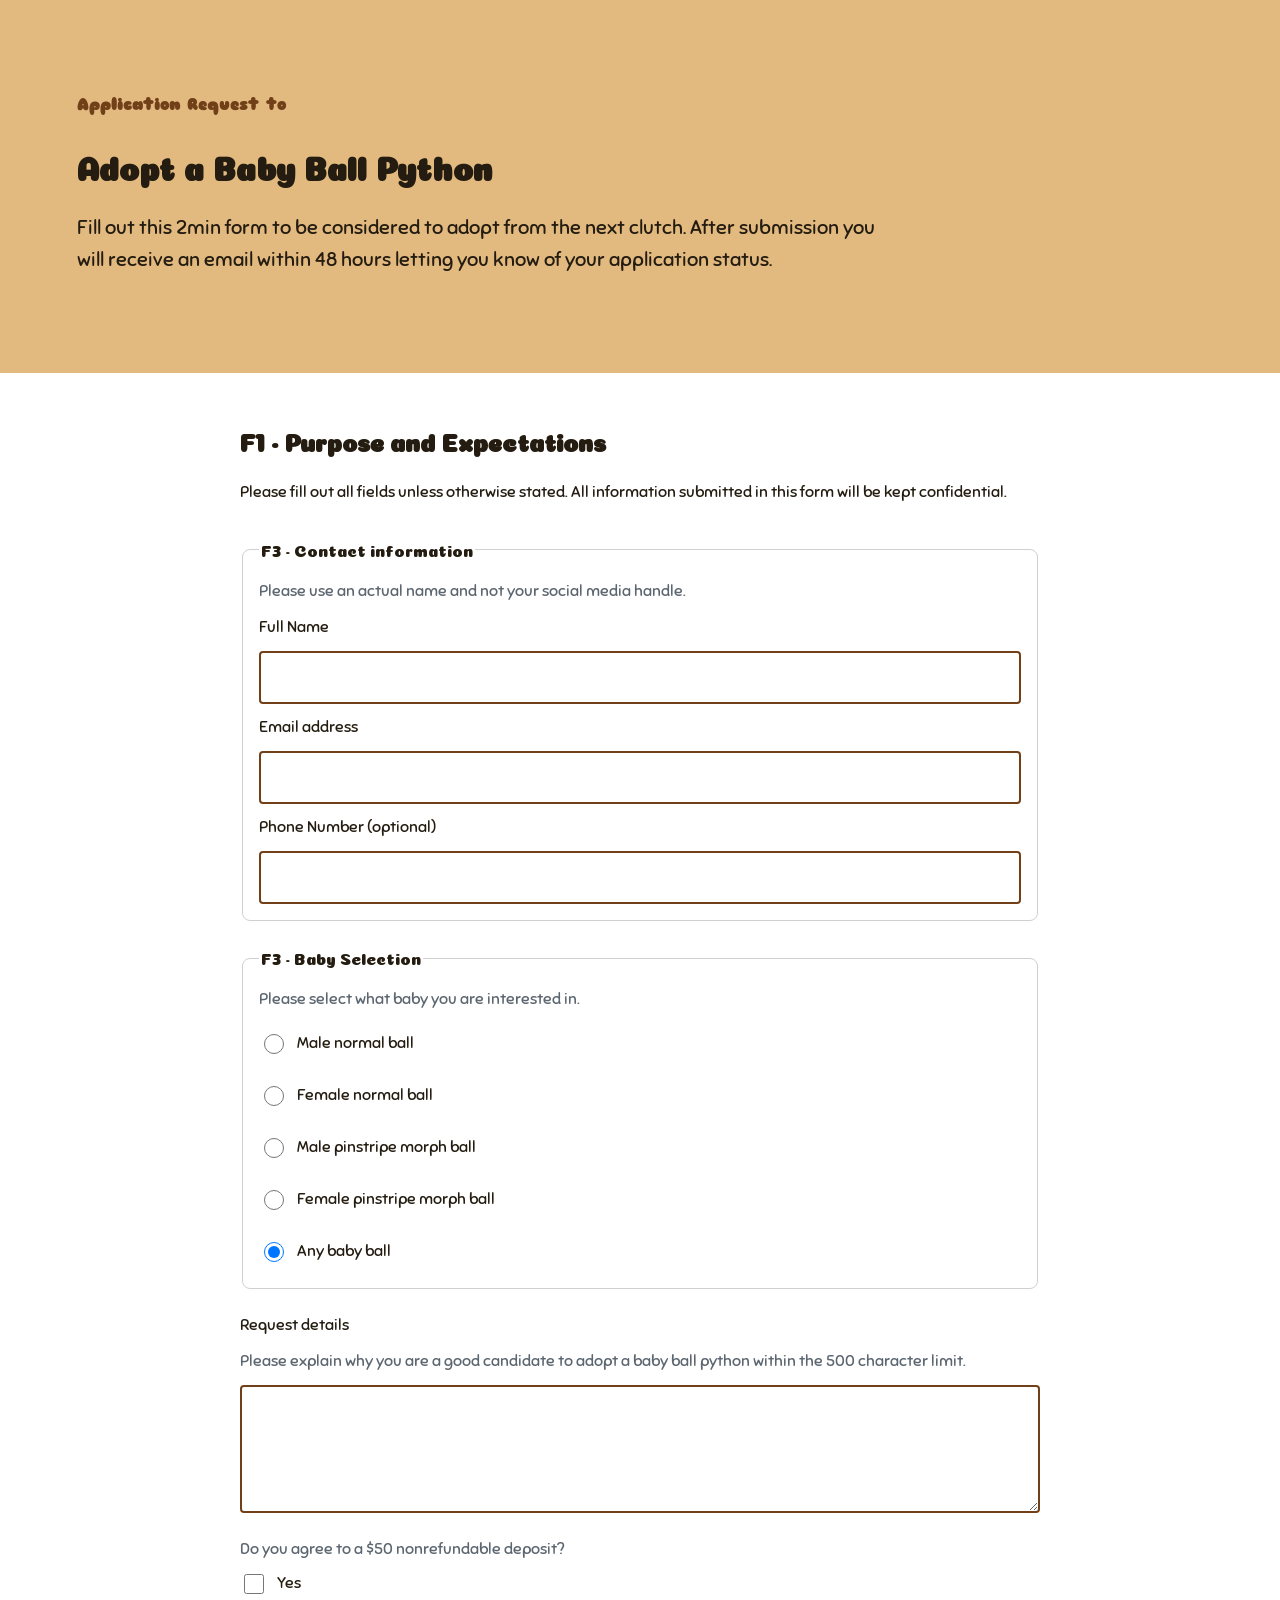
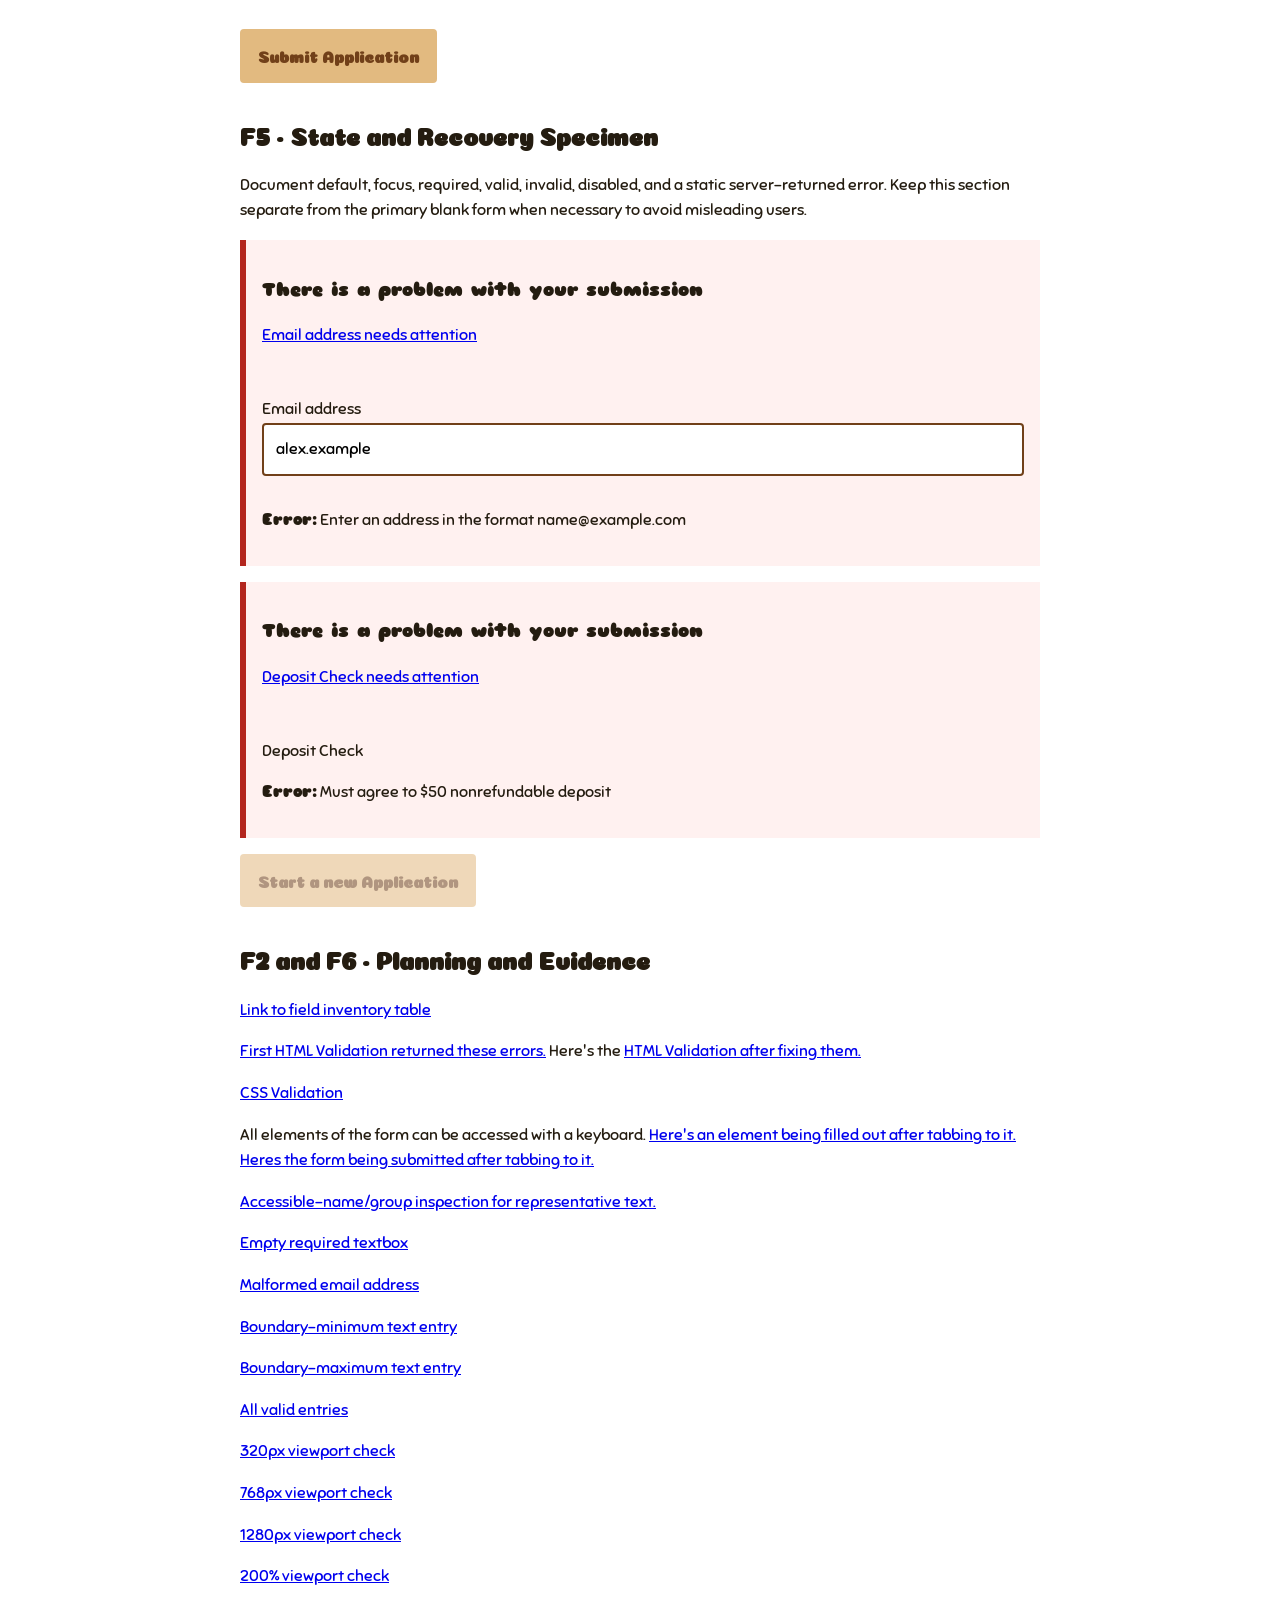
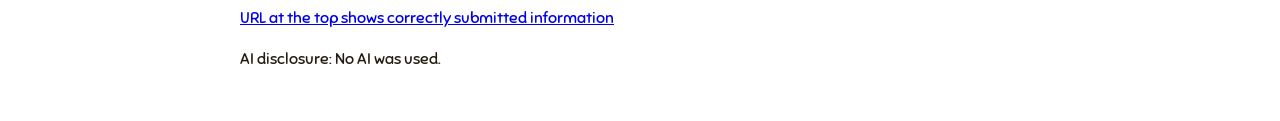
<file: index.html>
<!doctype html>
<html lang="en">
    <head>
        <meta charset="utf-8">
        <meta name="viewport" content="width=device-width,initial-scale=1">
        <link rel="preconnect" href="https://fonts.googleapis.com">
        <link rel="preconnect" href="https://fonts.gstatic.com" crossorigin>
        <link href="https://fonts.googleapis.com/css2?family=Coiny&family=Dongle&family=Sniglet:wght@400;800&family=Tangerine:wght@400;700&display=swap" rel="stylesheet">
        <title>Inclusive Form Flow</title><link rel="stylesheet" href="styles.css">
    </head>
    <body>
        <header class="page-header">
            <p class="eyebrow">Application Request to</p>
            <h1>Adopt a Baby Ball Python</h1>
            <p class="lede">Fill out this 2min form to be considered to adopt from the next clutch. After submission you will receive an email within 48 hours letting you know of your application status.
            </p>
        </header>
        <main>
            <section id="expectations">
                <h2>F1 · Purpose and Expectations</h2>
                <p>Please fill out all fields unless otherwise stated. All information submitted in this form will be kept confidential.</p>
            </section>
            <form method="get">
                <fieldset>
                    <legend>F3 · Contact information</legend>
                    <p class="help">Please use an actual name and not your social media handle.</p>
                    <div class="field">
                        <label for="name">Full Name</label>
                        <input id="name" name="name" type="text" autocomplete="name" required>
                    </div>
                    <div class="field">
                        <label for="email">Email address</label>
                        <input id="email" name="email" type="email" autocomplete="email" required>
                    </div>
                    <div class="field">
                        <label for="phone">Phone Number (optional)</label>
                        <input id="phone" name="phone" type="tel" autocomplete="tel" maxlength="12">
                    </div>
                </fieldset>
                <fieldset>
                    <legend>F3 · Baby Selection</legend>
                    <p class="help">Please select what baby you are interested in.</p>
                    <label class="choice"><input type="radio" name="request_type" value="option-a"> Male normal ball</label>
                    <label class="choice"><input type="radio" name="request_type" value="option-b"> Female normal ball</label>
                    <label class="choice"><input type="radio" name="request_type" value="option-c"> Male pinstripe morph ball</label>
                    <label class="choice"><input type="radio" name="request_type" value="option-d"> Female pinstripe morph ball</label>
                    <label class="choice"><input type="radio" name="request_type" value="option-e" checked> Any baby ball</label>
                </fieldset>
                    <div class="field">
                        <label for="details">Request details</label>
                        <p class="help" id="details-help">Please explain why you are a good candidate to adopt a baby ball python within the 500 character limit.</p>
                        <textarea id="details" name="details" aria-describedby="details-help" minlength="10" maxlength="500" required></textarea>
                    </div>
                    <div id="deposit">
                        <p class="help">Do you agree to a $50 nonrefundable deposit?</p>
                        <label class="choice"><input type="checkbox" name="deposit" required> Yes</label>
                    </div>
                    <button type="submit">Submit Application</button>
                </form>
                <section id="states">
                    <h2>F5 · State and Recovery Specimen</h2>
                    <p>Document default, focus, required, valid, invalid, disabled, and a static server-returned error. Keep this section separate from the primary blank form when necessary to avoid misleading users.</p>
                    <div class="error-summary">
                        <h3>There is a problem with your submission</h3>
                        <p><a href="#error-example">Email address needs attention</a></p>
                    </div>
                    <div class="field-error">
                        <label for="error-example">Email address</label>
                        <input id="error-example" type="email" value="alex.example" aria-invalid="true" aria-describedby="error-message">
                        <p id="error-message"><strong>Error:</strong> Enter an address in the format name@example.com</p>
                    </div>
                    <div class="error-summary">
                        <h3>There is a problem with your submission</h3>
                        <p><a href="#deposit">Deposit Check needs attention</a></p>
                    </div>
                    <div class="field-error">
                        <label>Deposit Check</label>
                        <p id="error-message2"><strong>Error:</strong> Must agree to $50 nonrefundable deposit</p>
                    </div>
                    <button type="button" disabled>Start a new Application</button>
                </section>
                <section id="documentation">
                    <h2>F2 and F6 · Planning and Evidence</h2>
                    <a href="field-inventory-template.html">Link to field inventory table</a>
                    <p><a href="testing-proofs/html01.png">First HTML Validation returned these errors.</a> Here's the <a href="testing-proofs/html02.png">HTML Validation after fixing them.</a></p>
                    <p></p><a href="testing-proofs/css.png">CSS Validation</a>
                    <p>All elements of the form can be accessed with a keyboard. <a href="testing-proofs/tab01.png">Here's an element being filled out after tabbing to it.</a> 
                        <a href="testing-proofs/tab02.png">Heres the form being submitted after tabbing to it.</a></p>
                    <p><a href="testing-proofs/aria.png">Accessible-name/group inspection for representative text.</a></p>
                    <p><a href="testing-proofs/text.png">Empty required textbox</a></p>
                    <p><a href="testing-proofs/email.png">Malformed email address</a></p>
                    <p><a href="testing-proofs/min.png">Boundary-minimum text entry</a></p>
                    <p><a href="testing-proofs/max.png">Boundary-maximum text entry</a></p>
                    <p><a href="testing-proofs/valid.png">All valid entries</a></p>
                    <p><a href="testing-proofs/320px.png">320px viewport check</a></p>
                    <p><a href="testing-proofs/768px.png">768px viewport check</a></p>
                    <p><a href="testing-proofs/1280px.png">1280px viewport check</a></p>
                    <p><a href="testing-proofs/200.png">200% viewport check</a></p>
                    <p><a href="testing-proofs/submit.png">URL at the top shows correctly submitted information</a></p>
                        <p>AI disclosure: No AI was used.</p>
                </section>
            </main>
        </body>
        </html>
</file>
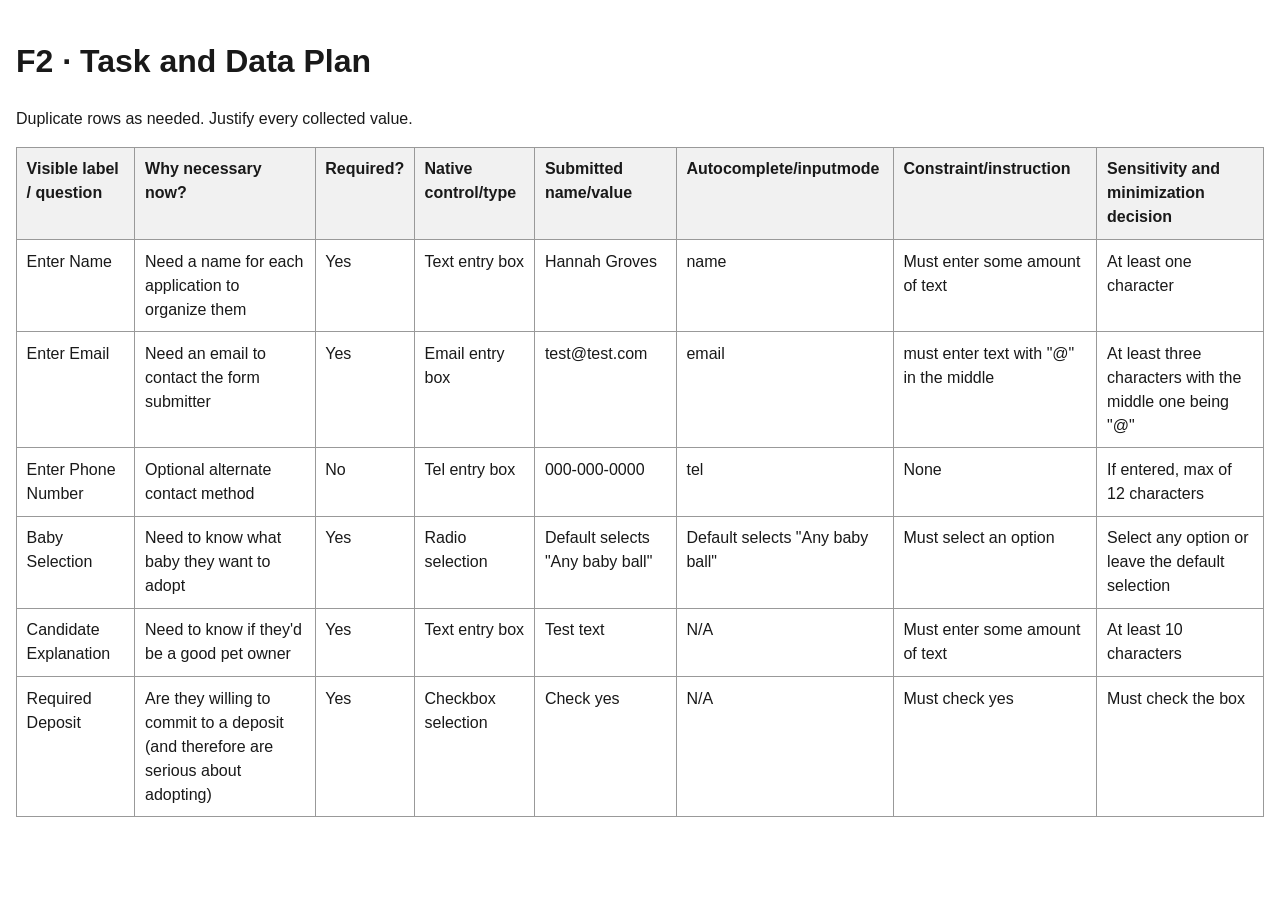
<file: field-inventory-template.html>
<!doctype html>
<html lang="en">
    <head>
        <meta charset="utf-8">
        <meta name="viewport" content="width=device-width,initial-scale=1">
        <title>Field Inventory</title>
        <style>
        body{
            font-family:Arial,sans-serif;
            line-height:1.5;
            max-width:80rem;
            margin:auto;
            padding:1rem;
            color:#191919;
        }
        table{
            width:100%;
            border-collapse:collapse;
        }
        th,td{
            padding:.6rem;
            border:1px solid #999;
            text-align:left;
            vertical-align:top;
        }
        th{
            background:#f1f1f1;
        }
        </style>
        </head>
        <body>
            <h1>F2 · Task and Data Plan</h1>
            <p>Duplicate rows as needed. Justify every collected value.</p>
            <table>
                <thead>
                    <tr>
                        <th>Visible label / question</th>
                        <th>Why necessary now?</th>
                        <th>Required?</th>
                        <th>Native control/type</th>
                        <th>Submitted name/value</th>
                        <th>Autocomplete/inputmode</th>
                        <th>Constraint/instruction</th>
                        <th>Sensitivity and minimization decision</th>
                    </tr>
                </thead>
                <tbody>
                    <tr>
                        <td>Enter Name</td>
                        <td>Need a name for each application to organize them</td>
                        <td>Yes</td>
                        <td>Text entry box</td>
                        <td>Hannah Groves</td>
                        <td>name</td>
                        <td>Must enter some amount of text</td>
                        <td>At least one character</td>
                    </tr>
                    <tr>
                        <td>Enter Email</td>
                        <td>Need an email to contact the form submitter</td>
                        <td>Yes</td>
                        <td>Email entry box</td>
                        <td>test@test.com</td>
                        <td>email</td>
                        <td>must enter text with "@" in the middle</td>
                        <td>At least three characters with the middle one being "@"</td>
                    </tr>
                    <tr>
                        <td>Enter Phone Number</td>
                        <td>Optional alternate contact method</td>
                        <td>No</td>
                        <td>Tel entry box</td>
                        <td>000-000-0000</td>
                        <td>tel</td>
                        <td>None</td>
                        <td>If entered, max of 12 characters</td>
                    </tr>
                    <tr>
                        <td>Baby Selection</td>
                        <td>Need to know what baby they want to adopt</td>
                        <td>Yes</td>
                        <td>Radio selection</td>
                        <td>Default selects "Any baby ball"</td>
                        <td>Default selects "Any baby ball"</td>
                        <td>Must select an option</td>
                        <td>Select any option or leave the default selection</td>
                    </tr>
                    <tr>
                        <td>Candidate Explanation</td>
                        <td>Need to know if they'd be a good pet owner</td>
                        <td>Yes</td>
                        <td>Text entry box</td>
                        <td>Test text</td>
                        <td>N/A</td>
                        <td>Must enter some amount of text</td>
                        <td>At least 10 characters</td>
                    </tr>
                    <tr>
                        <td>Required Deposit</td>
                        <td>Are they willing to commit to a deposit (and therefore are serious about adopting)</td>
                        <td>Yes</td>
                        <td>Checkbox selection</td>
                        <td>Check yes</td>
                        <td>N/A</td>
                        <td>Must check yes</td>
                        <td>Must check the box</td>
                    </tr>
                </tbody>
            </table>
        </body>
        </html>
</file>
<file: styles.css>
:root{
    --color-text:#241c10;
    --color-surface:#fff;
    --color-action:#e2ba80;
    --color-accent:#714019;
    --color-border:#714019;
    --color-error:#b3261e;
    --color-muted:#5c6670;
    --space-3:1rem;
    --radius:.5rem;
    --measure:68ch;
    --font-family-main: "Sniglet", Arial, sans-serif;
    --font-family-head: "Coiny", Georgia, serif;
}
*,*::before,*::after{
    box-sizing:border-box;
}
input, form, button {
    font: inherit; 
} 
.sniglet-regular {
  font-family: "Sniglet", system-ui;
  font-weight: 400;
  font-style: normal;
}
.coiny-regular {
  font-family: "Coiny", system-ui;
  font-weight: 400;
  font-style: normal;
}
body{
    margin:0;
    color:var(--color-text);
    background:var(--color-surface);
    line-height:1.6;
    font-family: var(--font-family-main);
}
.page-header{
    padding:clamp(2rem,6vw,5rem);
    background:var(--color-action);
    color:var(--color-text);
}
.eyebrow{
    color:var(--color-accent);
    font-weight:700;
}
.lede{
    max-width:var(--measure);
    font-size:1.25rem;
}
h1 {
    font-family: var(--font-family-head);
}
h2, legend, button {
    font-family: var(--font-family-head);
}
main{
    max-width:52rem;
    margin:auto;
    padding:var(--space-3);
}
section,form{
    margin-block:2rem;
}
form,fieldset,.field{
    display:grid;
    gap:.65rem;
}
form{
    gap:1.5rem;
}
fieldset{
    padding:1rem;
    border:1px solid #d0d0d0;
    border-radius:var(--radius);
}
legend,label{
    font-weight:500;
}
.help{
    margin:0;
    color:var(--color-muted);
}
input,select,textarea,button{
    font:inherit;
}
input:not([type="radio"]):not([type="checkbox"]),select,textarea{
    width:100%;
    padding:.75rem;
    border:2px solid var(--color-border);
    border-radius:.25rem;
}
textarea{
    min-height:8rem;
    resize:vertical;
}
.choice{
    display:flex;
    gap:.65rem;
    align-items:flex-start;
    padding:.5rem 0;
}
.choice input{
    inline-size:1.25rem;
    block-size:1.25rem;
}
button{
    justify-self:start;
    min-height:44px;
    padding:.75rem 1rem;
    background:var(--color-action);
    color:var(--color-accent);
    border:2px solid var(--color-action);
    border-radius:.25rem;
    font-weight:700;
    cursor: pointer;
    font-family: var(--font-family-head);
}
:focus-visible{
    outline:.2rem solid var(--color-accent);
    outline-offset:.2rem;
}
.error-summary,.field-error{
    padding:1rem;
    border-left:.4rem solid var(--color-error);
    background:#fff1f0;
}
.field-error input{
    border-color:var(--color-error);
    margin-bottom: 1rem;
}
.field-error{
    margin-bottom: 1rem;
}
input:user-invalid, 
textarea:user-invalid, 
select:user-invalid {
  border-color: var(--color-error) !important;
  background-color: #fff1f0;
}
button:disabled{
    opacity:.55;
    cursor:not-allowed;
}
@media (min-width:48rem){
    .paired-fields{
        display:grid;
        grid-template-columns:1fr 1fr;
        gap:1rem;
    }
}
</file>
